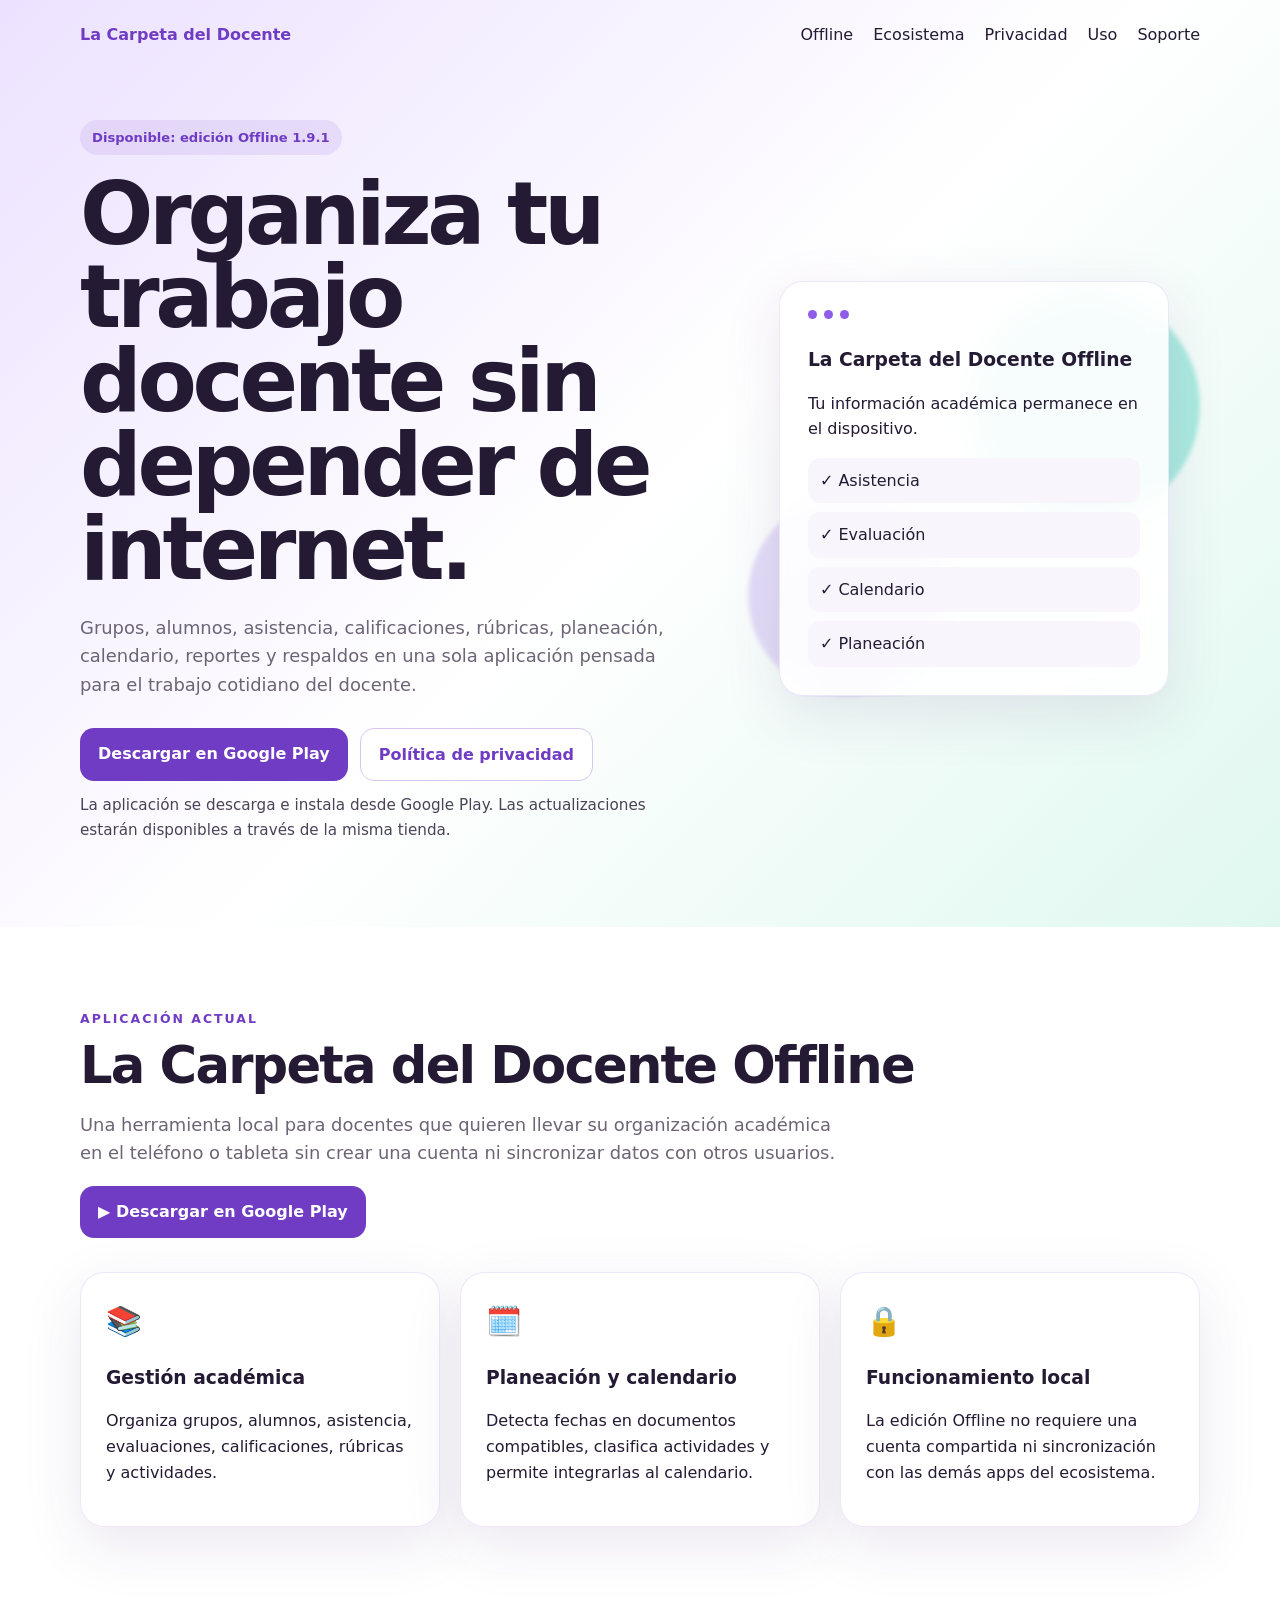
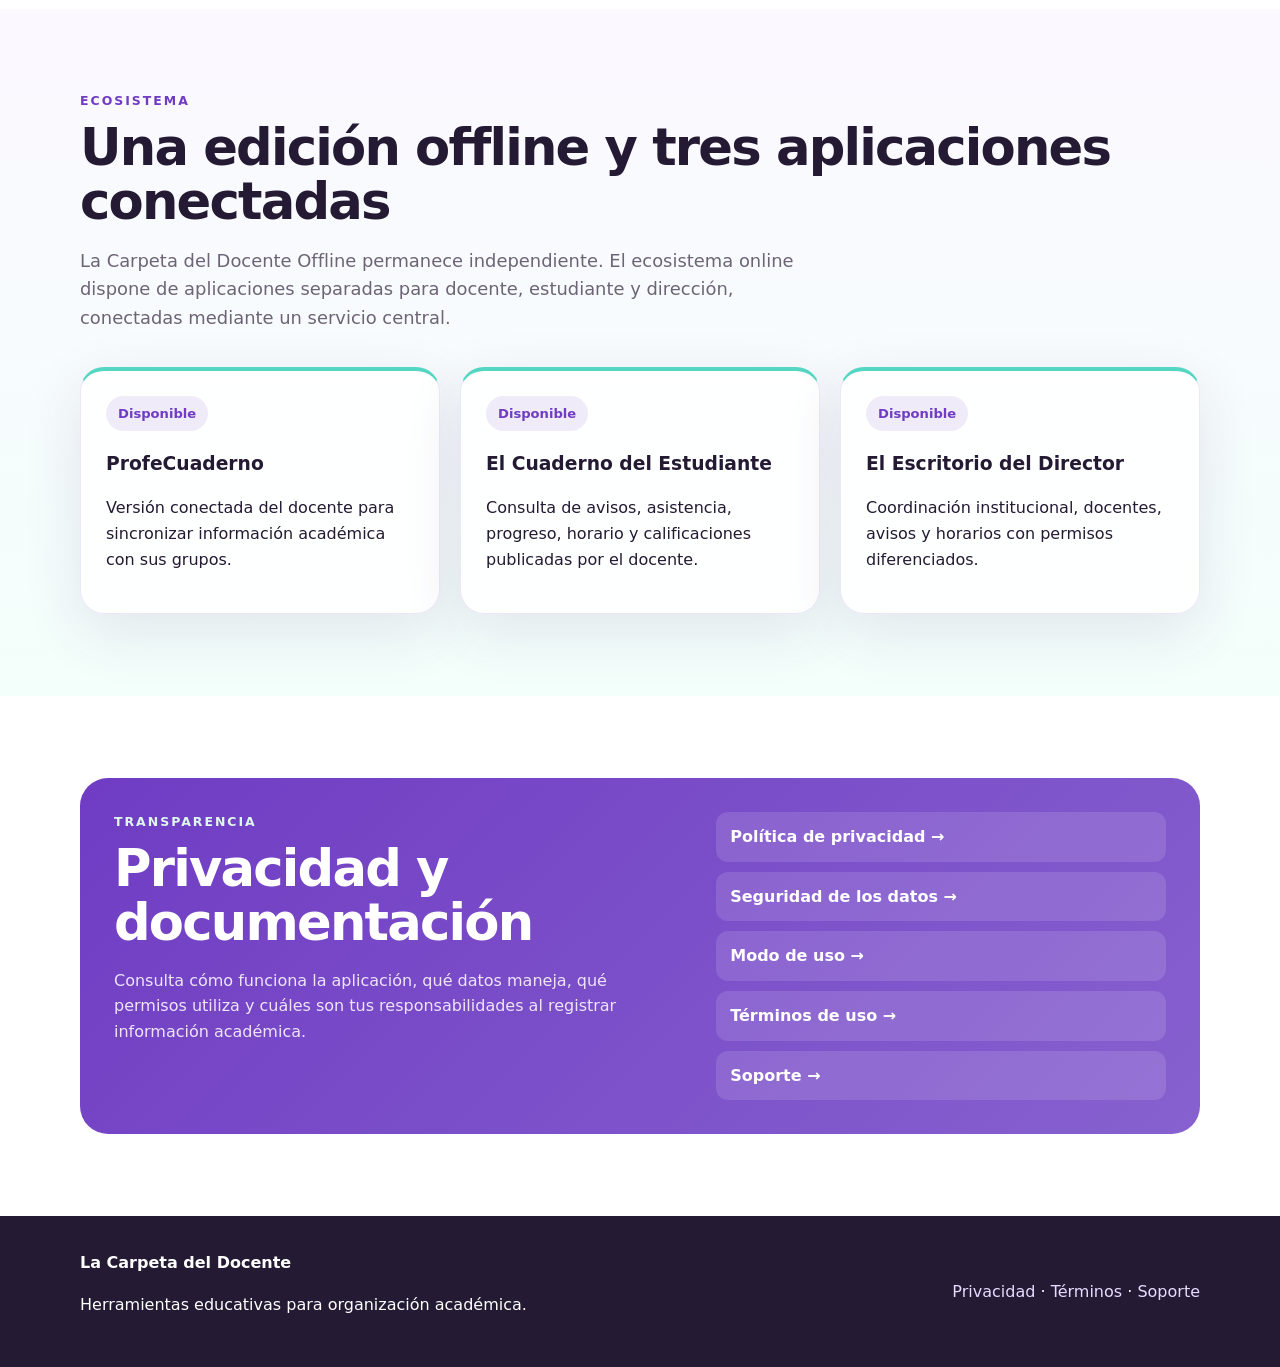
<file: index.html>
<!doctype html>
<html lang="es">
<head>
<meta charset="utf-8">
<meta name="viewport" content="width=device-width,initial-scale=1">
<meta name="description" content="Sitio oficial de La Carpeta del Docente Offline y del ecosistema educativo conectado.">
<title>La Carpeta del Docente | Sitio oficial</title>
<link rel="stylesheet" href="styles.css">
</head>
<body>
<header class="hero">
  <nav class="nav wrap">
    <a class="brand" href="index.html">La Carpeta del Docente</a>
    <div class="links"><a href="#offline">Offline</a><a href="#ecosistema">Ecosistema</a><a href="privacy-policy.html">Privacidad</a><a href="modo-de-uso.html">Uso</a><a href="support.html">Soporte</a></div>
  </nav>
  <div class="wrap hero-grid">
    <div>
      <span class="pill">Disponible: edición Offline 1.9.1</span>
      <h1>Organiza tu trabajo docente sin depender de internet.</h1>
      <p class="lead">Grupos, alumnos, asistencia, calificaciones, rúbricas, planeación, calendario, reportes y respaldos en una sola aplicación pensada para el trabajo cotidiano del docente.</p>
      <div class="actions"><a class="btn primary" href="https://play.google.com/apps/test/com.profecuaderno.offline/12">Descargar en Google Play</a><a class="btn ghost" href="privacy-policy.html">Política de privacidad</a></div>
      <p style="margin-top:12px;font-size:.95rem;opacity:.82">La aplicación se descarga e instala desde Google Play. Las actualizaciones estarán disponibles a través de la misma tienda.</p>
    </div>
    <div class="visual"><div class="orb o1"></div><div class="orb o2"></div><div class="card mock"><div class="dotrow"><i></i><i></i><i></i></div><h3>La Carpeta del Docente Offline</h3><p>Tu información académica permanece en el dispositivo.</p><div class="mini">✓ Asistencia</div><div class="mini">✓ Evaluación</div><div class="mini">✓ Calendario</div><div class="mini">✓ Planeación</div></div></div>
  </div>
</header>
<main>
<section id="offline" class="section wrap">
  <div class="eyebrow">APLICACIÓN ACTUAL</div><h2>La Carpeta del Docente Offline</h2><p class="section-intro">Una herramienta local para docentes que quieren llevar su organización académica en el teléfono o tableta sin crear una cuenta ni sincronizar datos con otros usuarios.</p>
  <div class="actions" style="margin:18px 0 28px"><a class="btn primary" href="https://play.google.com/apps/test/com.profecuaderno.offline/12">▶ Descargar en Google Play</a></div>
  <div class="grid three"><article class="card feature"><span>📚</span><h3>Gestión académica</h3><p>Organiza grupos, alumnos, asistencia, evaluaciones, calificaciones, rúbricas y actividades.</p></article><article class="card feature"><span>🗓️</span><h3>Planeación y calendario</h3><p>Detecta fechas en documentos compatibles, clasifica actividades y permite integrarlas al calendario.</p></article><article class="card feature"><span>🔒</span><h3>Funcionamiento local</h3><p>La edición Offline no requiere una cuenta compartida ni sincronización con las demás apps del ecosistema.</p></article></div>
</section>
<section id="ecosistema" class="section soft"><div class="wrap"><div class="eyebrow">ECOSISTEMA</div><h2>Una edición offline y tres aplicaciones conectadas</h2><p class="section-intro">La Carpeta del Docente Offline permanece independiente. El ecosistema online dispone de aplicaciones separadas para docente, estudiante y dirección, conectadas mediante un servicio central.</p><div class="grid three"><article class="card soon"><span class="status">Disponible</span><h3>ProfeCuaderno</h3><p>Versión conectada del docente para sincronizar información académica con sus grupos.</p></article><article class="card soon"><span class="status">Disponible</span><h3>El Cuaderno del Estudiante</h3><p>Consulta de avisos, asistencia, progreso, horario y calificaciones publicadas por el docente.</p></article><article class="card soon"><span class="status">Disponible</span><h3>El Escritorio del Director</h3><p>Coordinación institucional, docentes, avisos y horarios con permisos diferenciados.</p></article></div></div></section>
<section class="section wrap"><div class="legal-card"><div><div class="eyebrow">TRANSPARENCIA</div><h2>Privacidad y documentación</h2><p>Consulta cómo funciona la aplicación, qué datos maneja, qué permisos utiliza y cuáles son tus responsabilidades al registrar información académica.</p></div><div class="doclinks"><a href="privacy-policy.html">Política de privacidad →</a><a href="data-safety.html">Seguridad de los datos →</a><a href="modo-de-uso.html">Modo de uso →</a><a href="terms.html">Términos de uso →</a><a href="support.html">Soporte →</a></div></div></section>
</main>
<footer><div class="wrap footer"><div><strong>La Carpeta del Docente</strong><p>Herramientas educativas para organización académica.</p></div><div><a href="privacy-policy.html">Privacidad</a> · <a href="terms.html">Términos</a> · <a href="support.html">Soporte</a></div></div></footer>
</body>
</html>
</file>
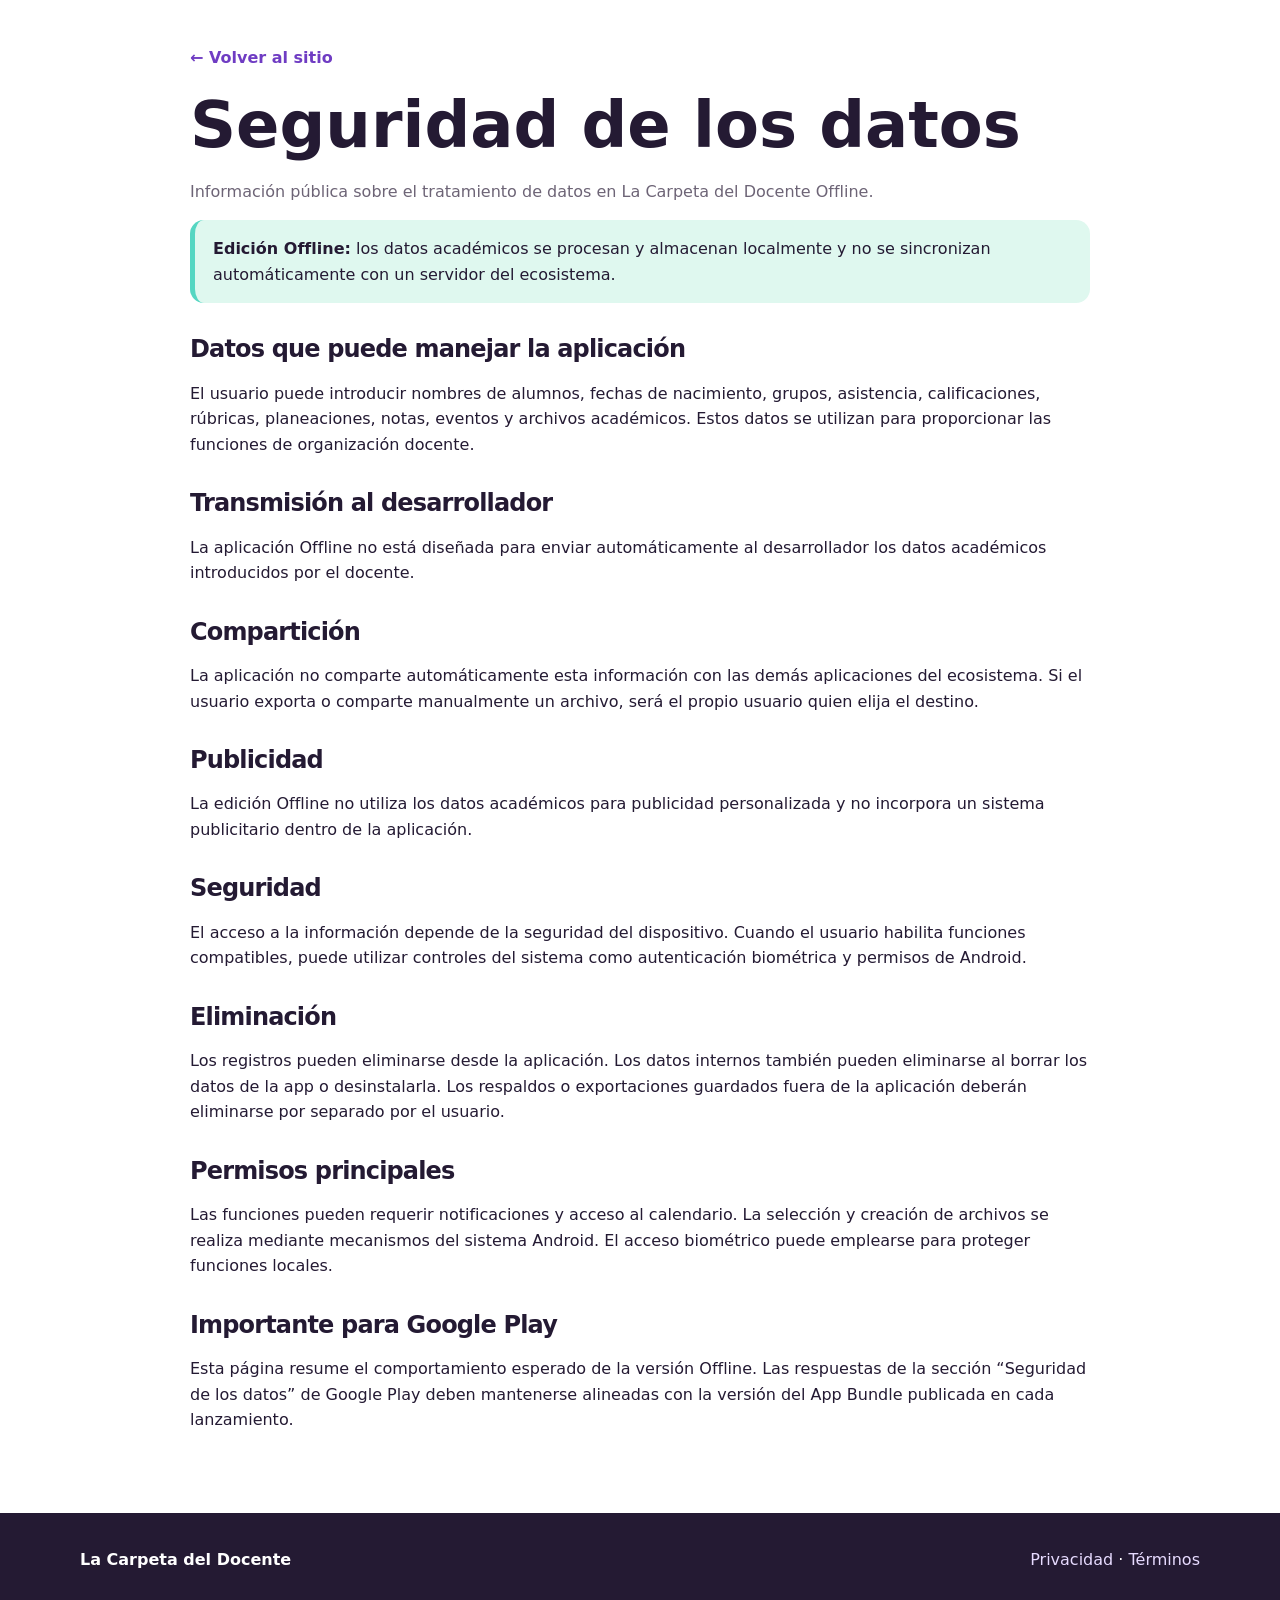
<file: data-safety.html>
<!doctype html><html lang="es"><head><meta charset="utf-8"><meta name="viewport" content="width=device-width,initial-scale=1"><title>Seguridad de los datos | La Carpeta del Docente Offline</title><link rel="stylesheet" href="styles.css"></head><body><main class="policy"><a class="toplink" href="index.html">← Volver al sitio</a><h1>Seguridad de los datos</h1><p class="muted">Información pública sobre el tratamiento de datos en La Carpeta del Docente Offline.</p><div class="notice"><strong>Edición Offline:</strong> los datos académicos se procesan y almacenan localmente y no se sincronizan automáticamente con un servidor del ecosistema.</div><h2>Datos que puede manejar la aplicación</h2><p>El usuario puede introducir nombres de alumnos, fechas de nacimiento, grupos, asistencia, calificaciones, rúbricas, planeaciones, notas, eventos y archivos académicos. Estos datos se utilizan para proporcionar las funciones de organización docente.</p><h2>Transmisión al desarrollador</h2><p>La aplicación Offline no está diseñada para enviar automáticamente al desarrollador los datos académicos introducidos por el docente.</p><h2>Compartición</h2><p>La aplicación no comparte automáticamente esta información con las demás aplicaciones del ecosistema. Si el usuario exporta o comparte manualmente un archivo, será el propio usuario quien elija el destino.</p><h2>Publicidad</h2><p>La edición Offline no utiliza los datos académicos para publicidad personalizada y no incorpora un sistema publicitario dentro de la aplicación.</p><h2>Seguridad</h2><p>El acceso a la información depende de la seguridad del dispositivo. Cuando el usuario habilita funciones compatibles, puede utilizar controles del sistema como autenticación biométrica y permisos de Android.</p><h2>Eliminación</h2><p>Los registros pueden eliminarse desde la aplicación. Los datos internos también pueden eliminarse al borrar los datos de la app o desinstalarla. Los respaldos o exportaciones guardados fuera de la aplicación deberán eliminarse por separado por el usuario.</p><h2>Permisos principales</h2><p>Las funciones pueden requerir notificaciones y acceso al calendario. La selección y creación de archivos se realiza mediante mecanismos del sistema Android. El acceso biométrico puede emplearse para proteger funciones locales.</p><h2>Importante para Google Play</h2><p>Esta página resume el comportamiento esperado de la versión Offline. Las respuestas de la sección “Seguridad de los datos” de Google Play deben mantenerse alineadas con la versión del App Bundle publicada en cada lanzamiento.</p></main><footer><div class="wrap footer"><strong>La Carpeta del Docente</strong><div><a href="privacy-policy.html">Privacidad</a> · <a href="terms.html">Términos</a></div></div></footer></body></html>
</file>
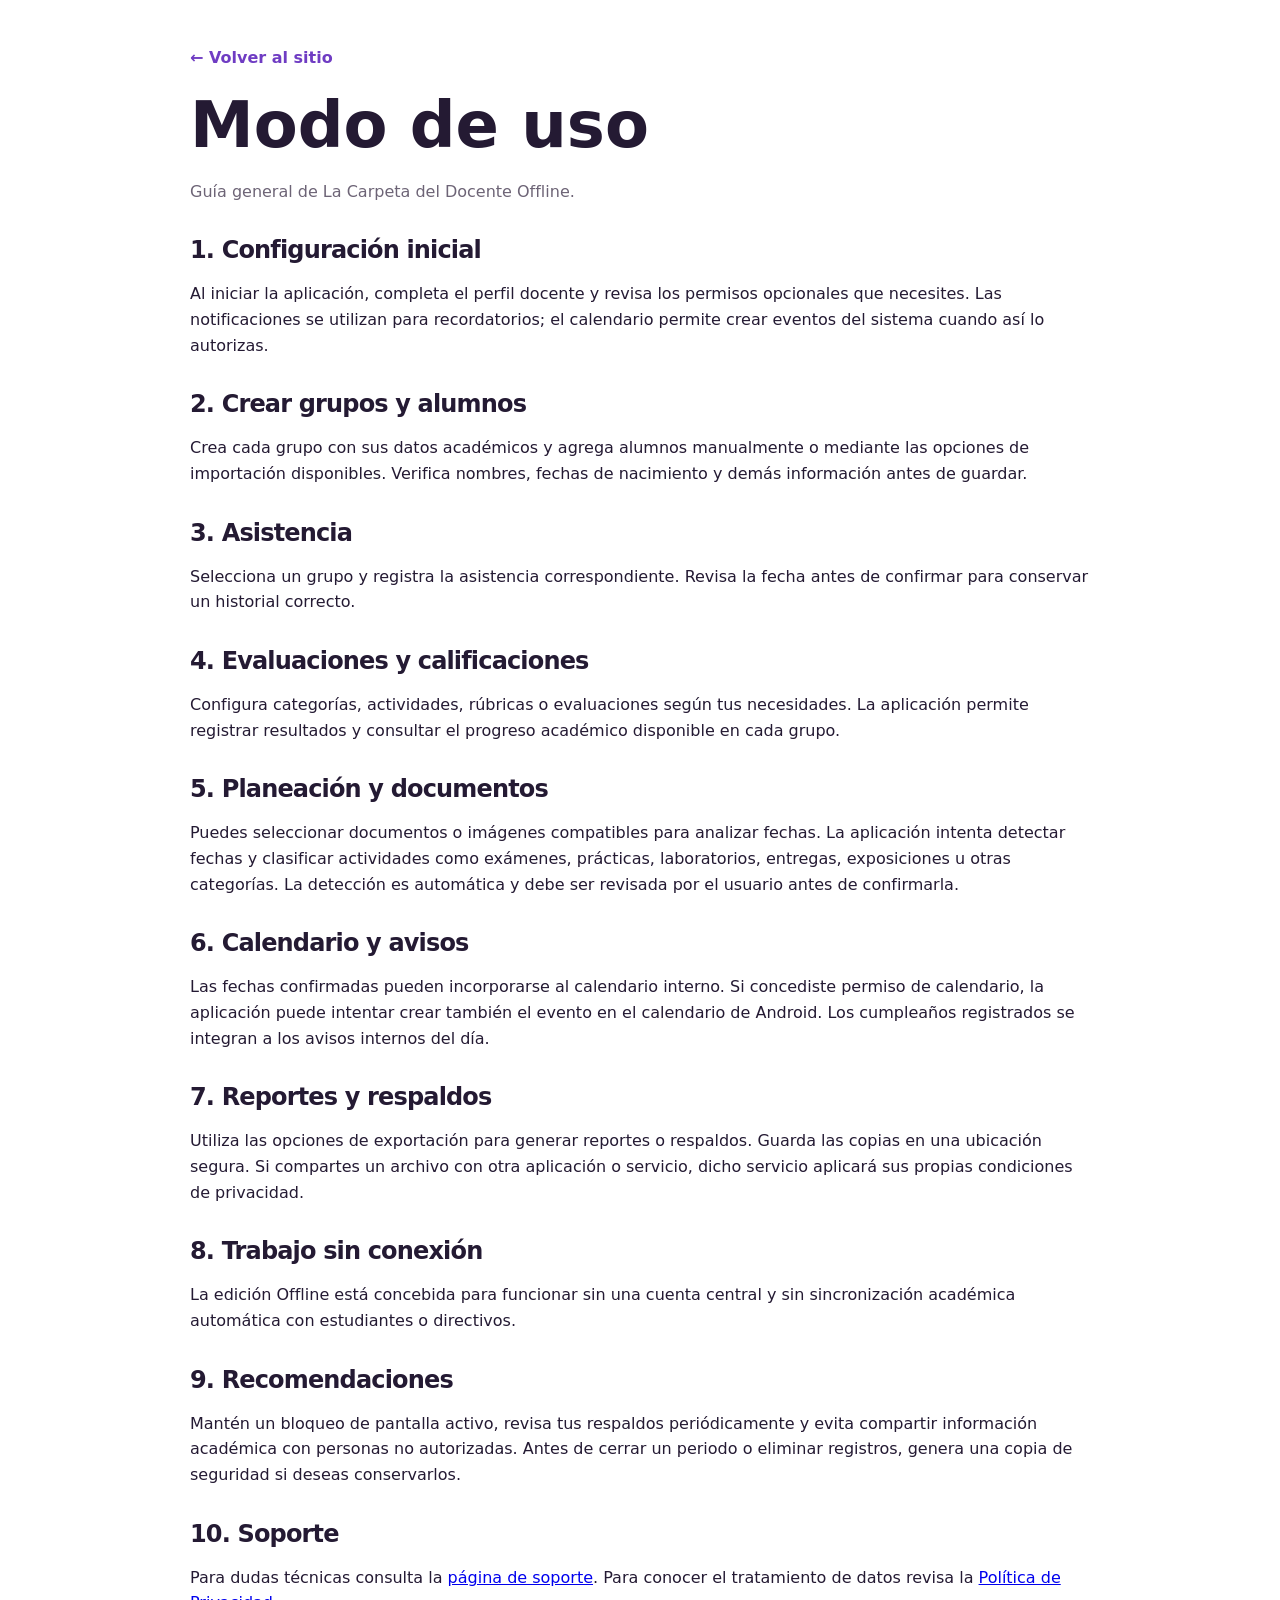
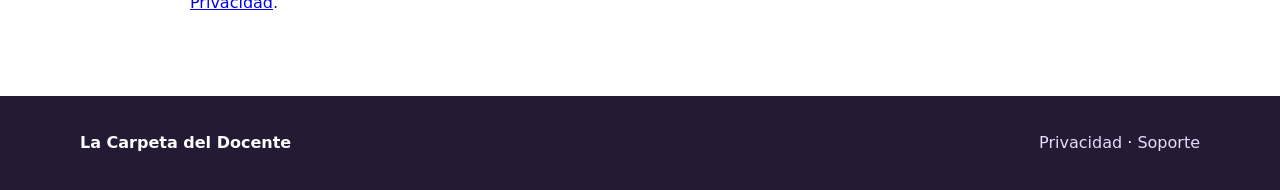
<file: modo-de-uso.html>
<!doctype html><html lang="es"><head><meta charset="utf-8"><meta name="viewport" content="width=device-width,initial-scale=1"><title>Modo de uso | La Carpeta del Docente Offline</title><link rel="stylesheet" href="styles.css"></head><body><main class="policy"><a class="toplink" href="index.html">← Volver al sitio</a><h1>Modo de uso</h1><p class="muted">Guía general de La Carpeta del Docente Offline.</p><h2>1. Configuración inicial</h2><p>Al iniciar la aplicación, completa el perfil docente y revisa los permisos opcionales que necesites. Las notificaciones se utilizan para recordatorios; el calendario permite crear eventos del sistema cuando así lo autorizas.</p><h2>2. Crear grupos y alumnos</h2><p>Crea cada grupo con sus datos académicos y agrega alumnos manualmente o mediante las opciones de importación disponibles. Verifica nombres, fechas de nacimiento y demás información antes de guardar.</p><h2>3. Asistencia</h2><p>Selecciona un grupo y registra la asistencia correspondiente. Revisa la fecha antes de confirmar para conservar un historial correcto.</p><h2>4. Evaluaciones y calificaciones</h2><p>Configura categorías, actividades, rúbricas o evaluaciones según tus necesidades. La aplicación permite registrar resultados y consultar el progreso académico disponible en cada grupo.</p><h2>5. Planeación y documentos</h2><p>Puedes seleccionar documentos o imágenes compatibles para analizar fechas. La aplicación intenta detectar fechas y clasificar actividades como exámenes, prácticas, laboratorios, entregas, exposiciones u otras categorías. La detección es automática y debe ser revisada por el usuario antes de confirmarla.</p><h2>6. Calendario y avisos</h2><p>Las fechas confirmadas pueden incorporarse al calendario interno. Si concediste permiso de calendario, la aplicación puede intentar crear también el evento en el calendario de Android. Los cumpleaños registrados se integran a los avisos internos del día.</p><h2>7. Reportes y respaldos</h2><p>Utiliza las opciones de exportación para generar reportes o respaldos. Guarda las copias en una ubicación segura. Si compartes un archivo con otra aplicación o servicio, dicho servicio aplicará sus propias condiciones de privacidad.</p><h2>8. Trabajo sin conexión</h2><p>La edición Offline está concebida para funcionar sin una cuenta central y sin sincronización académica automática con estudiantes o directivos.</p><h2>9. Recomendaciones</h2><p>Mantén un bloqueo de pantalla activo, revisa tus respaldos periódicamente y evita compartir información académica con personas no autorizadas. Antes de cerrar un periodo o eliminar registros, genera una copia de seguridad si deseas conservarlos.</p><h2>10. Soporte</h2><p>Para dudas técnicas consulta la <a href="support.html">página de soporte</a>. Para conocer el tratamiento de datos revisa la <a href="privacy-policy.html">Política de Privacidad</a>.</p></main><footer><div class="wrap footer"><strong>La Carpeta del Docente</strong><div><a href="privacy-policy.html">Privacidad</a> · <a href="support.html">Soporte</a></div></div></footer></body></html>
</file>
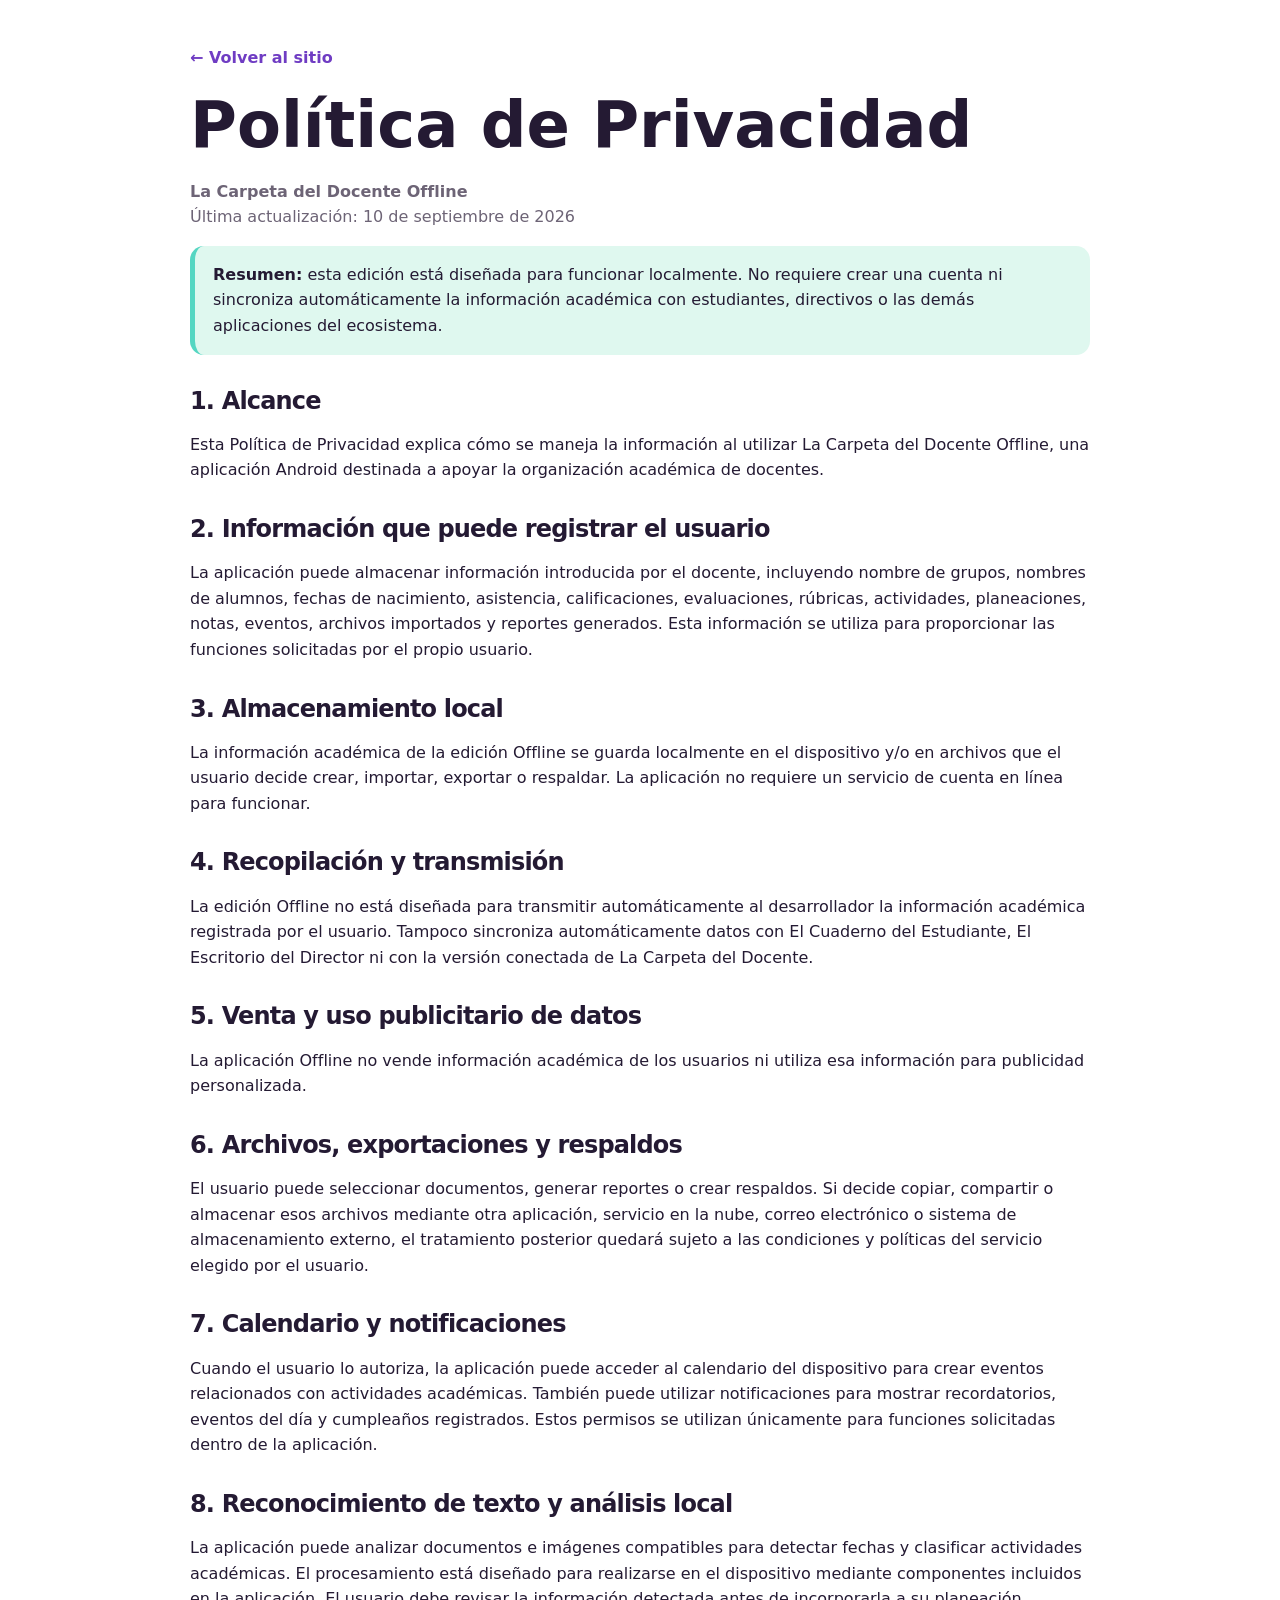
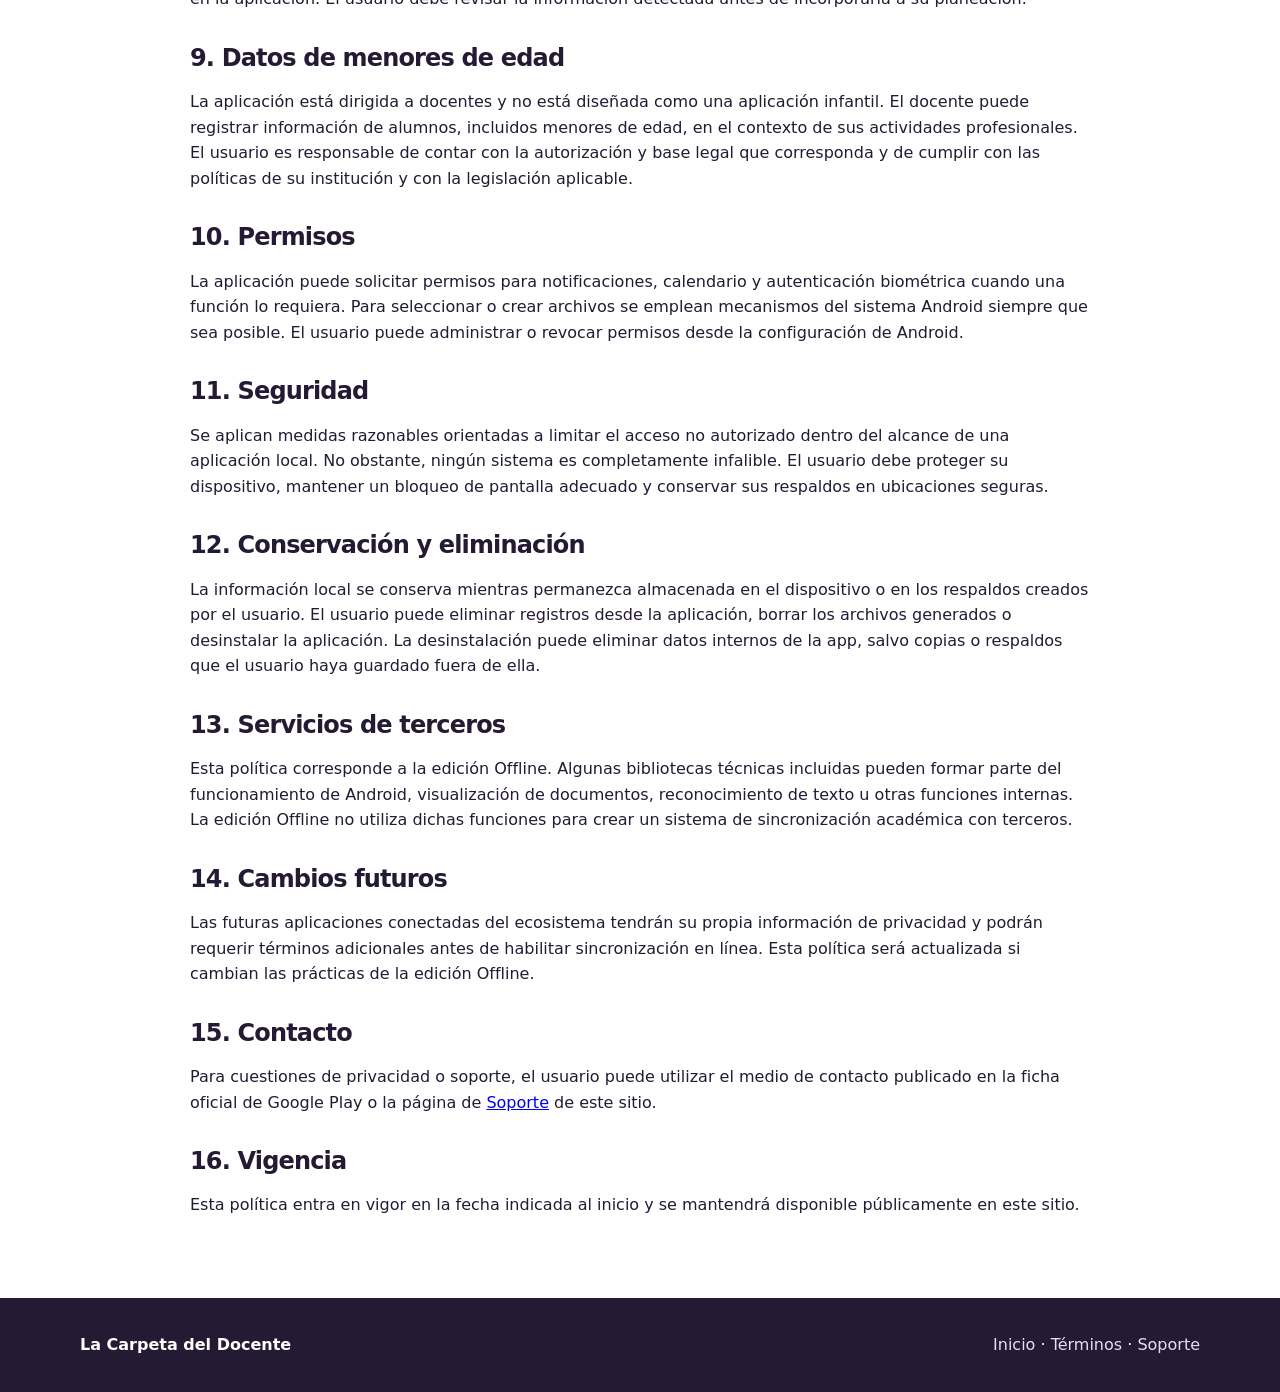
<file: privacy-policy.html>
<!doctype html><html lang="es"><head><meta charset="utf-8"><meta name="viewport" content="width=device-width,initial-scale=1"><title>Política de Privacidad | La Carpeta del Docente Offline</title><link rel="stylesheet" href="styles.css"></head><body><main class="policy"><a class="toplink" href="index.html">← Volver al sitio</a><h1>Política de Privacidad</h1><p class="muted"><strong>La Carpeta del Docente Offline</strong><br>Última actualización: 10 de septiembre de 2026</p><div class="notice"><strong>Resumen:</strong> esta edición está diseñada para funcionar localmente. No requiere crear una cuenta ni sincroniza automáticamente la información académica con estudiantes, directivos o las demás aplicaciones del ecosistema.</div><h2>1. Alcance</h2><p>Esta Política de Privacidad explica cómo se maneja la información al utilizar La Carpeta del Docente Offline, una aplicación Android destinada a apoyar la organización académica de docentes.</p><h2>2. Información que puede registrar el usuario</h2><p>La aplicación puede almacenar información introducida por el docente, incluyendo nombre de grupos, nombres de alumnos, fechas de nacimiento, asistencia, calificaciones, evaluaciones, rúbricas, actividades, planeaciones, notas, eventos, archivos importados y reportes generados. Esta información se utiliza para proporcionar las funciones solicitadas por el propio usuario.</p><h2>3. Almacenamiento local</h2><p>La información académica de la edición Offline se guarda localmente en el dispositivo y/o en archivos que el usuario decide crear, importar, exportar o respaldar. La aplicación no requiere un servicio de cuenta en línea para funcionar.</p><h2>4. Recopilación y transmisión</h2><p>La edición Offline no está diseñada para transmitir automáticamente al desarrollador la información académica registrada por el usuario. Tampoco sincroniza automáticamente datos con El Cuaderno del Estudiante, El Escritorio del Director ni con la versión conectada de La Carpeta del Docente.</p><h2>5. Venta y uso publicitario de datos</h2><p>La aplicación Offline no vende información académica de los usuarios ni utiliza esa información para publicidad personalizada.</p><h2>6. Archivos, exportaciones y respaldos</h2><p>El usuario puede seleccionar documentos, generar reportes o crear respaldos. Si decide copiar, compartir o almacenar esos archivos mediante otra aplicación, servicio en la nube, correo electrónico o sistema de almacenamiento externo, el tratamiento posterior quedará sujeto a las condiciones y políticas del servicio elegido por el usuario.</p><h2>7. Calendario y notificaciones</h2><p>Cuando el usuario lo autoriza, la aplicación puede acceder al calendario del dispositivo para crear eventos relacionados con actividades académicas. También puede utilizar notificaciones para mostrar recordatorios, eventos del día y cumpleaños registrados. Estos permisos se utilizan únicamente para funciones solicitadas dentro de la aplicación.</p><h2>8. Reconocimiento de texto y análisis local</h2><p>La aplicación puede analizar documentos e imágenes compatibles para detectar fechas y clasificar actividades académicas. El procesamiento está diseñado para realizarse en el dispositivo mediante componentes incluidos en la aplicación. El usuario debe revisar la información detectada antes de incorporarla a su planeación.</p><h2>9. Datos de menores de edad</h2><p>La aplicación está dirigida a docentes y no está diseñada como una aplicación infantil. El docente puede registrar información de alumnos, incluidos menores de edad, en el contexto de sus actividades profesionales. El usuario es responsable de contar con la autorización y base legal que corresponda y de cumplir con las políticas de su institución y con la legislación aplicable.</p><h2>10. Permisos</h2><p>La aplicación puede solicitar permisos para notificaciones, calendario y autenticación biométrica cuando una función lo requiera. Para seleccionar o crear archivos se emplean mecanismos del sistema Android siempre que sea posible. El usuario puede administrar o revocar permisos desde la configuración de Android.</p><h2>11. Seguridad</h2><p>Se aplican medidas razonables orientadas a limitar el acceso no autorizado dentro del alcance de una aplicación local. No obstante, ningún sistema es completamente infalible. El usuario debe proteger su dispositivo, mantener un bloqueo de pantalla adecuado y conservar sus respaldos en ubicaciones seguras.</p><h2>12. Conservación y eliminación</h2><p>La información local se conserva mientras permanezca almacenada en el dispositivo o en los respaldos creados por el usuario. El usuario puede eliminar registros desde la aplicación, borrar los archivos generados o desinstalar la aplicación. La desinstalación puede eliminar datos internos de la app, salvo copias o respaldos que el usuario haya guardado fuera de ella.</p><h2>13. Servicios de terceros</h2><p>Esta política corresponde a la edición Offline. Algunas bibliotecas técnicas incluidas pueden formar parte del funcionamiento de Android, visualización de documentos, reconocimiento de texto u otras funciones internas. La edición Offline no utiliza dichas funciones para crear un sistema de sincronización académica con terceros.</p><h2>14. Cambios futuros</h2><p>Las futuras aplicaciones conectadas del ecosistema tendrán su propia información de privacidad y podrán requerir términos adicionales antes de habilitar sincronización en línea. Esta política será actualizada si cambian las prácticas de la edición Offline.</p><h2>15. Contacto</h2><p>Para cuestiones de privacidad o soporte, el usuario puede utilizar el medio de contacto publicado en la ficha oficial de Google Play o la página de <a href="support.html">Soporte</a> de este sitio.</p><h2>16. Vigencia</h2><p>Esta política entra en vigor en la fecha indicada al inicio y se mantendrá disponible públicamente en este sitio.</p></main><footer><div class="wrap footer"><strong>La Carpeta del Docente</strong><div><a href="index.html">Inicio</a> · <a href="terms.html">Términos</a> · <a href="support.html">Soporte</a></div></div></footer></body></html>
</file>
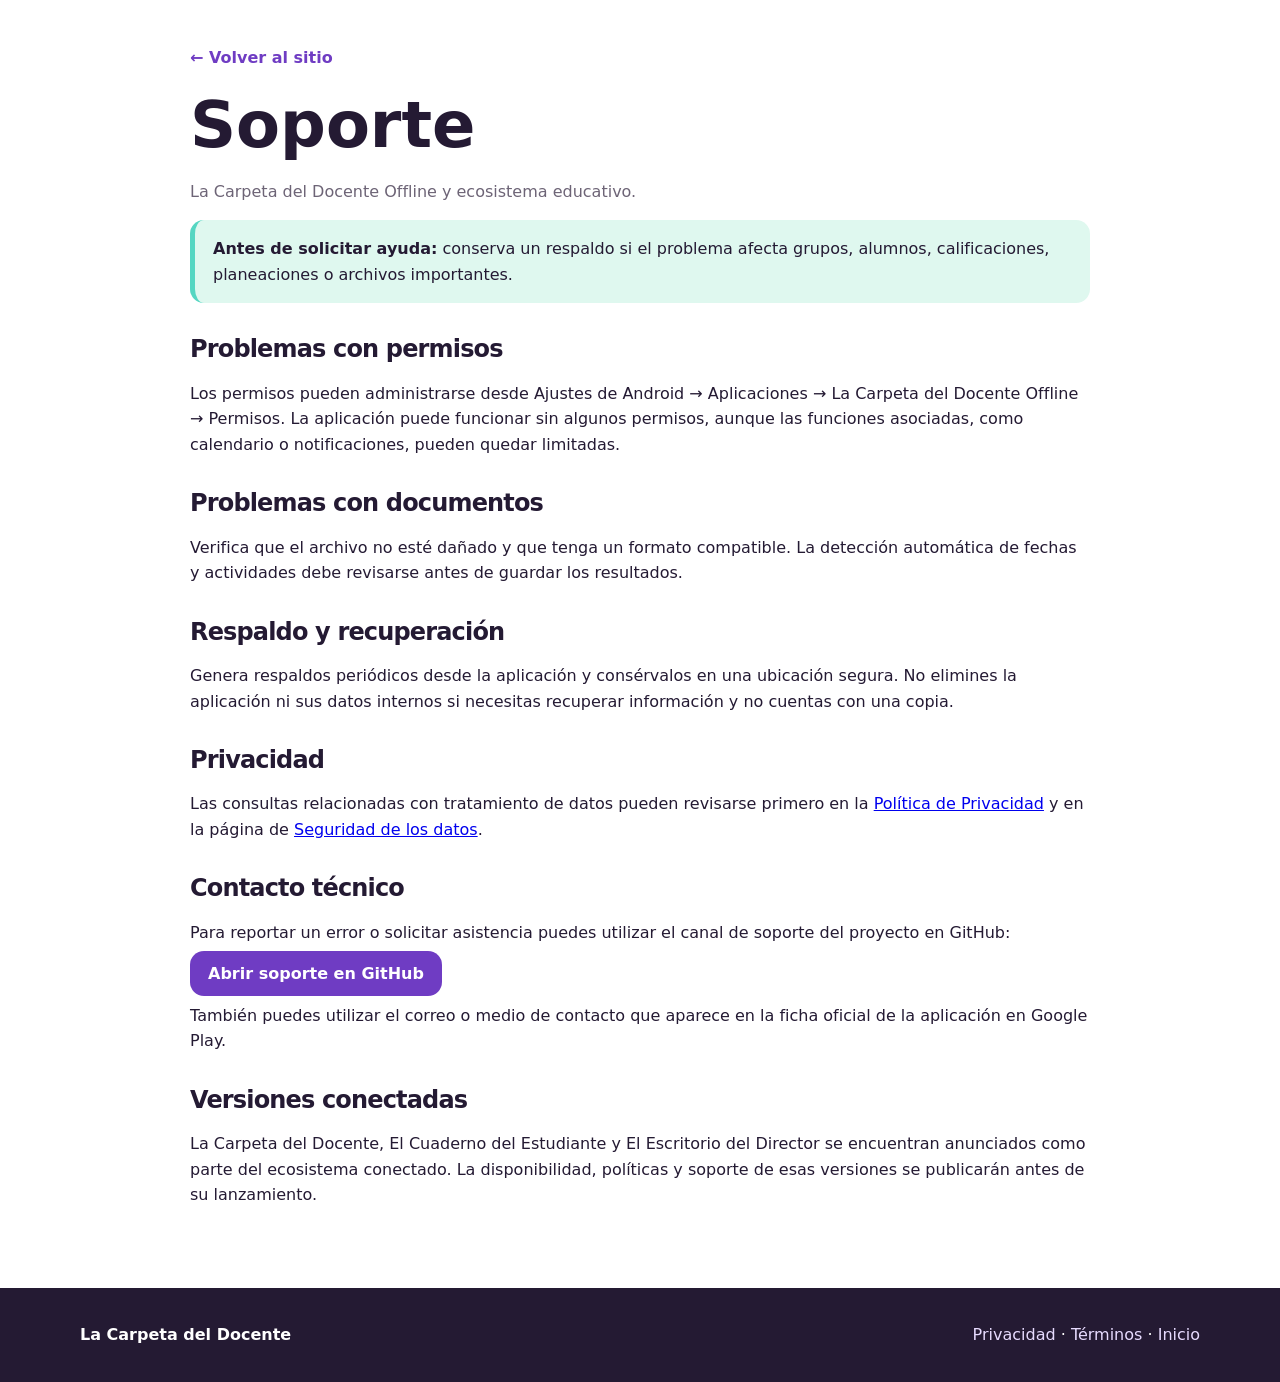
<file: support.html>
<!doctype html><html lang="es"><head><meta charset="utf-8"><meta name="viewport" content="width=device-width,initial-scale=1"><title>Soporte | La Carpeta del Docente</title><link rel="stylesheet" href="styles.css"></head><body><main class="policy"><a class="toplink" href="index.html">← Volver al sitio</a><h1>Soporte</h1><p class="muted">La Carpeta del Docente Offline y ecosistema educativo.</p><div class="notice"><strong>Antes de solicitar ayuda:</strong> conserva un respaldo si el problema afecta grupos, alumnos, calificaciones, planeaciones o archivos importantes.</div><h2>Problemas con permisos</h2><p>Los permisos pueden administrarse desde Ajustes de Android → Aplicaciones → La Carpeta del Docente Offline → Permisos. La aplicación puede funcionar sin algunos permisos, aunque las funciones asociadas, como calendario o notificaciones, pueden quedar limitadas.</p><h2>Problemas con documentos</h2><p>Verifica que el archivo no esté dañado y que tenga un formato compatible. La detección automática de fechas y actividades debe revisarse antes de guardar los resultados.</p><h2>Respaldo y recuperación</h2><p>Genera respaldos periódicos desde la aplicación y consérvalos en una ubicación segura. No elimines la aplicación ni sus datos internos si necesitas recuperar información y no cuentas con una copia.</p><h2>Privacidad</h2><p>Las consultas relacionadas con tratamiento de datos pueden revisarse primero en la <a href="privacy-policy.html">Política de Privacidad</a> y en la página de <a href="data-safety.html">Seguridad de los datos</a>.</p><h2>Contacto técnico</h2><p>Para reportar un error o solicitar asistencia puedes utilizar el canal de soporte del proyecto en GitHub:</p><p><a class="btn primary" href="https://github.com/yomismtz/La-carpeta-del-docente-offline/issues" rel="noopener">Abrir soporte en GitHub</a></p><p>También puedes utilizar el correo o medio de contacto que aparece en la ficha oficial de la aplicación en Google Play.</p><h2>Versiones conectadas</h2><p>La Carpeta del Docente, El Cuaderno del Estudiante y El Escritorio del Director se encuentran anunciados como parte del ecosistema conectado. La disponibilidad, políticas y soporte de esas versiones se publicarán antes de su lanzamiento.</p></main><footer><div class="wrap footer"><strong>La Carpeta del Docente</strong><div><a href="privacy-policy.html">Privacidad</a> · <a href="terms.html">Términos</a> · <a href="index.html">Inicio</a></div></div></footer></body></html>
</file>
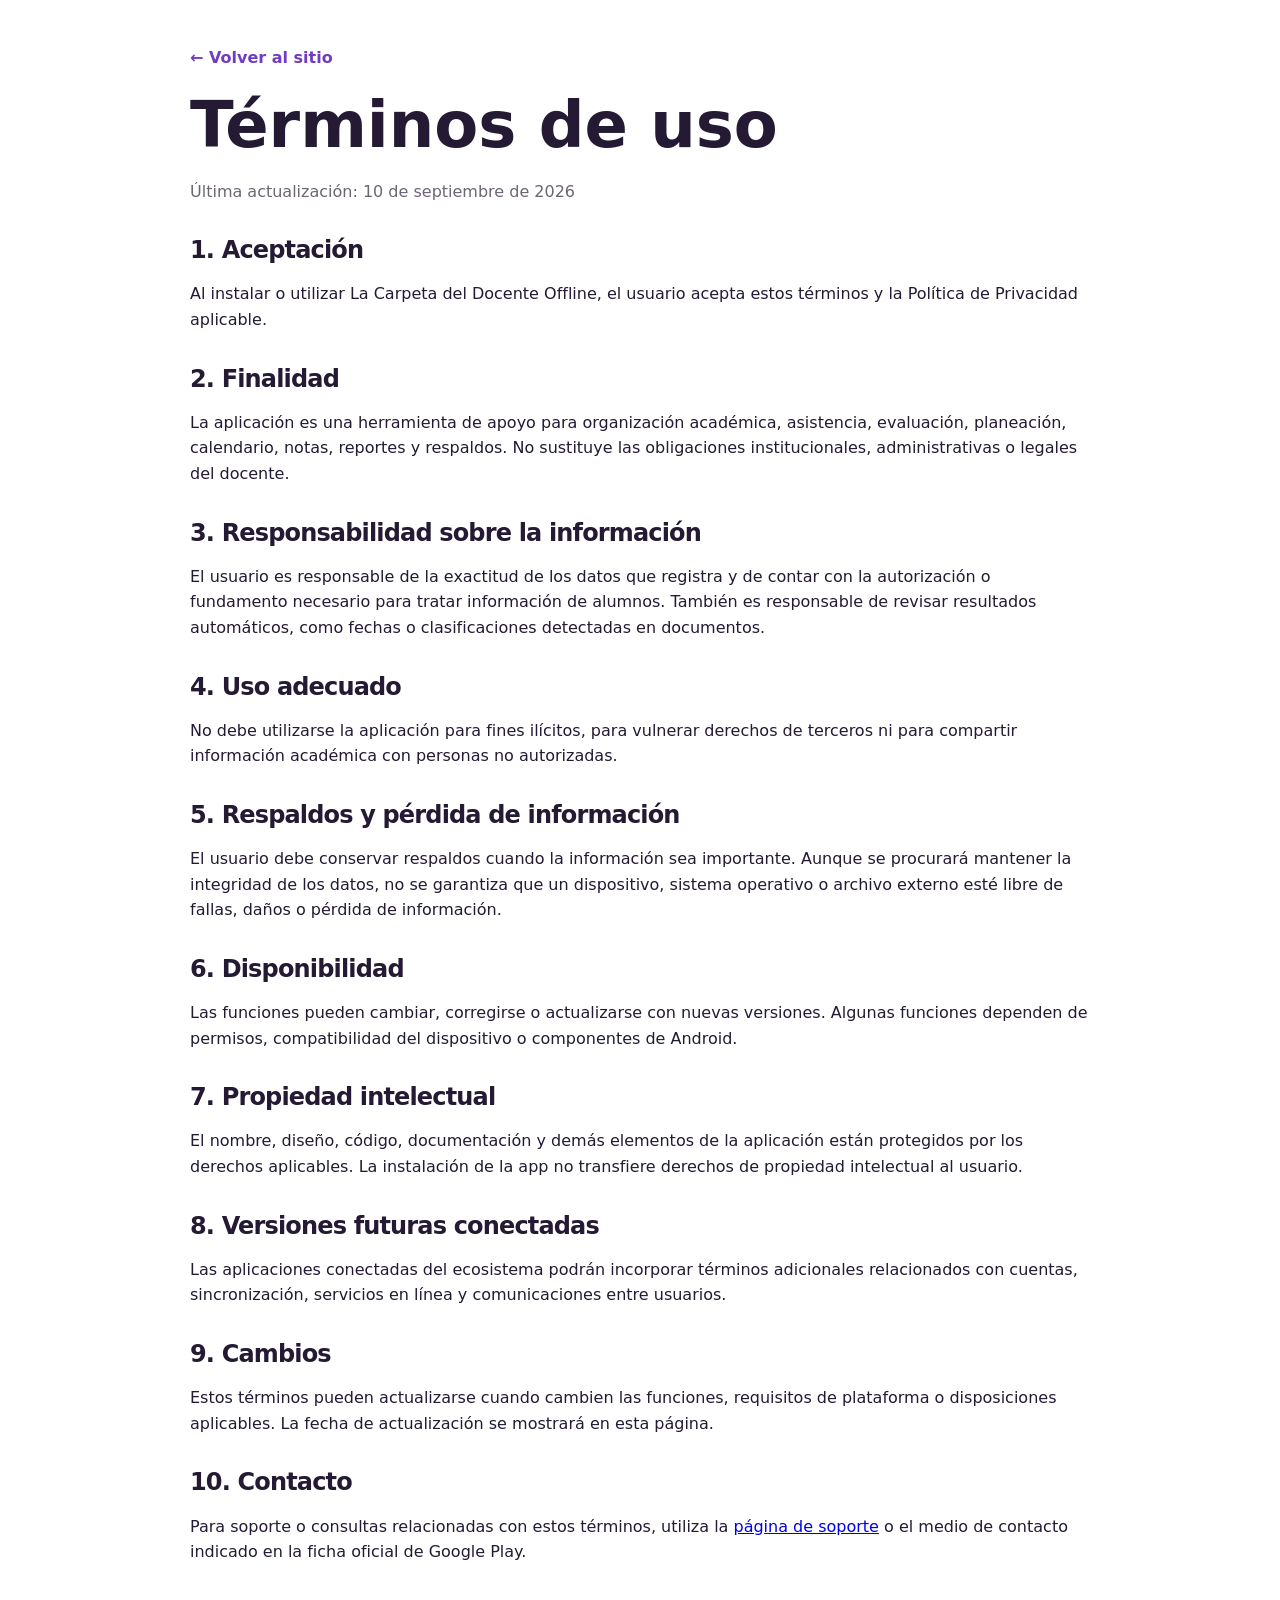
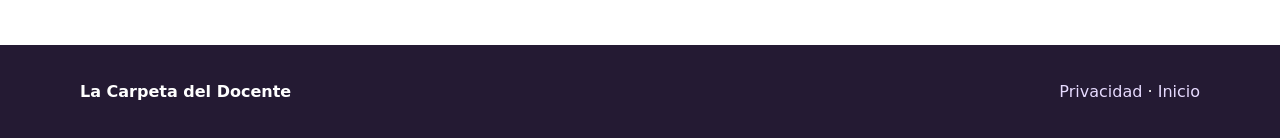
<file: terms.html>
<!doctype html><html lang="es"><head><meta charset="utf-8"><meta name="viewport" content="width=device-width,initial-scale=1"><title>Términos de uso | La Carpeta del Docente Offline</title><link rel="stylesheet" href="styles.css"></head><body><main class="policy"><a class="toplink" href="index.html">← Volver al sitio</a><h1>Términos de uso</h1><p class="muted">Última actualización: 10 de septiembre de 2026</p><h2>1. Aceptación</h2><p>Al instalar o utilizar La Carpeta del Docente Offline, el usuario acepta estos términos y la Política de Privacidad aplicable.</p><h2>2. Finalidad</h2><p>La aplicación es una herramienta de apoyo para organización académica, asistencia, evaluación, planeación, calendario, notas, reportes y respaldos. No sustituye las obligaciones institucionales, administrativas o legales del docente.</p><h2>3. Responsabilidad sobre la información</h2><p>El usuario es responsable de la exactitud de los datos que registra y de contar con la autorización o fundamento necesario para tratar información de alumnos. También es responsable de revisar resultados automáticos, como fechas o clasificaciones detectadas en documentos.</p><h2>4. Uso adecuado</h2><p>No debe utilizarse la aplicación para fines ilícitos, para vulnerar derechos de terceros ni para compartir información académica con personas no autorizadas.</p><h2>5. Respaldos y pérdida de información</h2><p>El usuario debe conservar respaldos cuando la información sea importante. Aunque se procurará mantener la integridad de los datos, no se garantiza que un dispositivo, sistema operativo o archivo externo esté libre de fallas, daños o pérdida de información.</p><h2>6. Disponibilidad</h2><p>Las funciones pueden cambiar, corregirse o actualizarse con nuevas versiones. Algunas funciones dependen de permisos, compatibilidad del dispositivo o componentes de Android.</p><h2>7. Propiedad intelectual</h2><p>El nombre, diseño, código, documentación y demás elementos de la aplicación están protegidos por los derechos aplicables. La instalación de la app no transfiere derechos de propiedad intelectual al usuario.</p><h2>8. Versiones futuras conectadas</h2><p>Las aplicaciones conectadas del ecosistema podrán incorporar términos adicionales relacionados con cuentas, sincronización, servicios en línea y comunicaciones entre usuarios.</p><h2>9. Cambios</h2><p>Estos términos pueden actualizarse cuando cambien las funciones, requisitos de plataforma o disposiciones aplicables. La fecha de actualización se mostrará en esta página.</p><h2>10. Contacto</h2><p>Para soporte o consultas relacionadas con estos términos, utiliza la <a href="support.html">página de soporte</a> o el medio de contacto indicado en la ficha oficial de Google Play.</p></main><footer><div class="wrap footer"><strong>La Carpeta del Docente</strong><div><a href="privacy-policy.html">Privacidad</a> · <a href="index.html">Inicio</a></div></div></footer></body></html>
</file>
<file: styles.css>
:root{--purple:#6f3cc3;--violet:#8f5de7;--lav:#ece2ff;--mint:#dff8ef;--turq:#55d6c2;--ink:#241a33;--muted:#6d6476;--white:#fff;--soft:#f8f5fc}*{box-sizing:border-box}html{scroll-behavior:smooth}body{margin:0;font-family:Inter,ui-sans-serif,system-ui,-apple-system,BlinkMacSystemFont,"Segoe UI",sans-serif;color:var(--ink);background:#fff;line-height:1.6}.wrap{width:min(1120px,calc(100% - 40px));margin:auto}.hero{overflow:hidden;background:linear-gradient(135deg,var(--lav),#fff 52%,var(--mint));padding-bottom:70px}.nav{display:flex;justify-content:space-between;align-items:center;padding:22px 0}.brand{font-weight:800;color:var(--purple);text-decoration:none}.links{display:flex;gap:20px;flex-wrap:wrap}.links a,.footer a{color:var(--ink);text-decoration:none}.hero-grid{display:grid;grid-template-columns:1.15fr .85fr;gap:56px;align-items:center;padding-top:50px}.pill,.status{display:inline-block;border-radius:999px;background:rgba(111,60,195,.1);color:var(--purple);padding:7px 12px;font-size:.82rem;font-weight:800}.hero h1{font-size:clamp(2.6rem,7vw,5.4rem);line-height:.97;margin:18px 0 22px;letter-spacing:-.05em}.lead,.section-intro{font-size:1.12rem;color:var(--muted);max-width:760px}.actions{display:flex;gap:12px;flex-wrap:wrap;margin-top:28px}.btn{padding:13px 18px;border-radius:14px;text-decoration:none;font-weight:800}.primary{background:var(--purple);color:#fff}.ghost{background:#fff;color:var(--purple);border:1px solid #d7c8ef}.visual{min-height:390px;position:relative;display:grid;place-items:center}.orb{position:absolute;border-radius:50%;filter:blur(2px)}.o1{width:230px;height:230px;background:var(--turq);top:10px;right:0;opacity:.45}.o2{width:200px;height:200px;background:var(--violet);bottom:0;left:0;opacity:.2}.card{background:rgba(255,255,255,.9);border:1px solid rgba(111,60,195,.12);box-shadow:0 18px 60px rgba(73,39,108,.11);border-radius:24px}.mock{position:relative;width:min(390px,100%);padding:28px;backdrop-filter:blur(12px)}.dotrow{display:flex;gap:7px;margin-bottom:26px}.dotrow i{width:9px;height:9px;border-radius:50%;background:var(--violet)}.mini{background:var(--soft);padding:10px 12px;border-radius:12px;margin-top:9px}.section{padding:82px 0}.soft{background:linear-gradient(180deg,#fbf8ff,#f3fffb)}.eyebrow{font-size:.78rem;letter-spacing:.16em;font-weight:900;color:var(--purple)}h2{font-size:clamp(2rem,4vw,3.2rem);line-height:1.05;margin:10px 0 18px;letter-spacing:-.035em}h3{margin-bottom:8px}.grid{display:grid;gap:20px;margin-top:34px}.three{grid-template-columns:repeat(3,1fr)}.feature,.soon{padding:25px}.feature>span{font-size:1.8rem}.soon{border-top:4px solid var(--turq)}.legal-card{display:grid;grid-template-columns:1fr .8fr;gap:40px;padding:34px;border-radius:28px;background:linear-gradient(135deg,var(--purple),#8761cf);color:#fff}.legal-card .eyebrow{color:var(--mint)}.legal-card p{color:#eee5fa}.doclinks{display:grid;gap:10px}.doclinks a{background:rgba(255,255,255,.12);padding:12px 14px;border-radius:12px;color:#fff;text-decoration:none;font-weight:700}.policy{width:min(900px,calc(100% - 40px));margin:45px auto 80px}.policy .toplink{color:var(--purple);text-decoration:none;font-weight:800}.policy h1{font-size:clamp(2.3rem,5vw,4.2rem);line-height:1;margin:22px 0}.policy h2{font-size:1.5rem;margin-top:34px}.notice{background:var(--mint);border-left:5px solid var(--turq);padding:16px 18px;border-radius:14px}.muted{color:var(--muted)}footer{background:#241a33;color:#fff;padding:34px 0}.footer{display:flex;justify-content:space-between;gap:30px;align-items:center}.footer a{color:#e7dbff}@media(max-width:800px){.links{display:none}.hero-grid,.three,.legal-card{grid-template-columns:1fr}.hero-grid{padding-top:25px}.visual{min-height:300px}.section{padding:60px 0}.footer{flex-direction:column;align-items:flex-start}.hero h1{font-size:3.3rem}}
</file>
